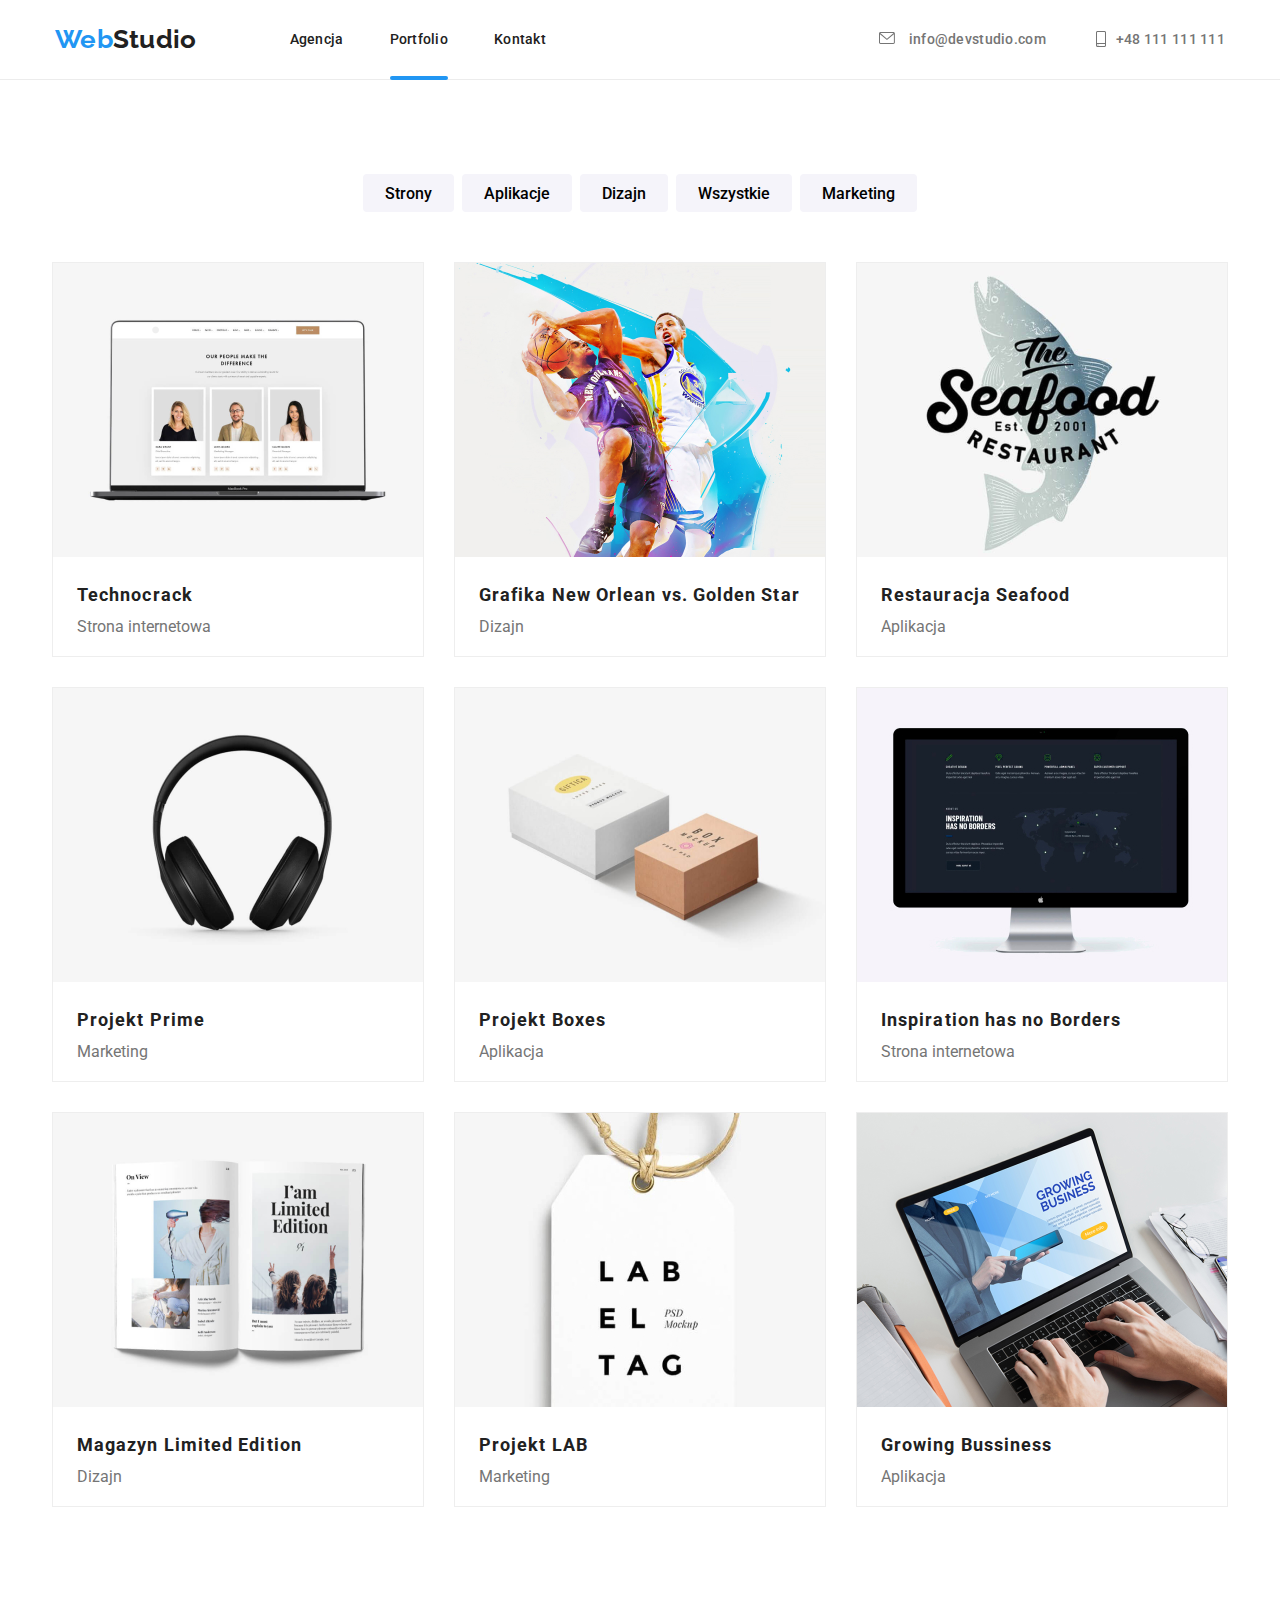
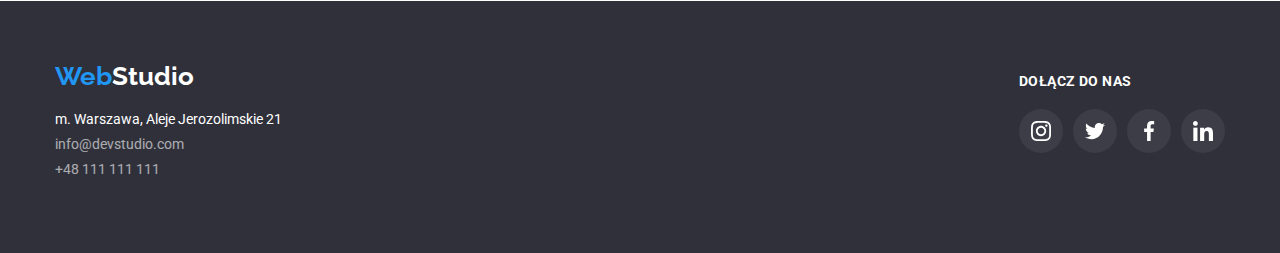
<file: portfolio.html>
<!DOCTYPE html>
<html lang="pl">
  <head>
    <meta charset="utf-8" />
    <meta name="description" content="Projekt realizowany w ramach zadania domowego GoIT" />
    <meta http-equiv="X-UA-Compatible" content="IE=edge" />
    <meta name="viewport" content="width=device-width, initial-scale=1.0" />
    <title>Zadanie domowe #6</title>
    <link rel="preconnect" href="https://fonts.googleapis.com" />
    <link rel="preconnect" href="https://fonts.gstatic.com" crossorigin />
    <link
      href="https://fonts.googleapis.com/css2?family=Raleway:wght@700&family=Roboto:wght@400;500;700;900&display=swap"
      rel="stylesheet"
    />
    <link rel="stylesheet" href="css/styles.css" />
  </head>
  <body style="font-family: 'Roboto'; color: #757575; font-style: normal">
    <header>
      <div class="box4">
        <div class="container navbar-wrapper">
          <nav>
            <ul class="lists navbar-lists">
              <li class="logo">
                <a class="menu-text" href="index.html" title="Strona główna">
                  <span class="logo-blue">Web</span><span class="logo-black">Studio</span></a
                >
              </li>
              <li>
                <a class="links menu-text menu-text-nav" href="index.html" target="_self"
                  >Agencja</a
                >
              </li>
              <li>
                <a class="links menu-text menu-text-nav" href="portfolio.html" target="_self">
                  <span class="active">Portfolio</span>
                </a>
              </li>
              <li><a class="links menu-text menu-text-nav" href="#">Kontakt</a></li>
            </ul>
          </nav>

          <ul class="lists navbar-lists contact">
            <li class="level">
              <a class="links menu-kontakt" href="mailto:info@devstudio.com">
                <svg class="contact-icon" width="16" height="12">
                  <use href="./images/icons.svg#icon-envelope"></use>
                </svg>
                info@devstudio.com</a
              >
            </li>
            <li class="level">
              <svg class="contact-icon" width="10" height="16">
                <use href="./images/icons.svg#icon-smartphone"></use>
              </svg>
              <a class="links menu-kontakt" href="tel:+48111111111">+48 111 111 111</a>
            </li>
          </ul>
        </div>
      </div>
    </header>
    <main>
      <div class="container">
        <section class="section">
          <ul class="lists portfolio-navbar">
            <li class="portfolio-navbar-item">
              <button class="portfolio-button" type="button">Strony</button>
            </li>
            <li class="portfolio-navbar-item">
              <button class="portfolio-button" type="button">Aplikacje</button>
            </li>
            <li class="portfolio-navbar-item">
              <button class="portfolio-button" type="button">Dizajn</button>
            </li>
            <li class="portfolio-navbar-item">
              <button class="portfolio-button" type="button">Wszystkie</button>
            </li>
            <li class="portfolio-navbar-item">
              <button class="portfolio-button" type="button">Marketing</button>
            </li>
          </ul>

          <ul class="lists portfolio-gallery">
            <li>
              <figure class="figure-portfolio">
                <div class="figure-box">
                  <img
                    src="images/portfolio1.jpg"
                    alt="Technocrack - strona internetowa"
                    width="370"
                    height="294"
                  />
                  <div class="figure-description">
                    Technocrack jest popularną platformą wykorzystywaną do rozpowszechniania
                    koronawirusa. Firmy wykorzystują tę platformę do celów szpiegowskich i ataków na
                    niezabezpieczone serwery konkurencji
                  </div>
                </div>
                <figcaption class="figcaption">
                  <h3 class="portfolio-names">Technocrack</h3>
                  <p class="portfolio-gallery-description">Strona internetowa</p>
                </figcaption>
              </figure>
            </li>
            <li>
              <figure class="figure-portfolio">
                <div class="figure-box">
                  <img
                    src="images/portfolio2.jpg"
                    alt="Grafika New Orlean vs. Golden Star"
                    width="370"
                    height="294"
                  />
                  <div class="figure-description">
                    Technocrack jest popularną platformą wykorzystywaną do rozpowszechniania
                    koronawirusa. Firmy wykorzystują tę platformę do celów szpiegowskich i ataków na
                    niezabezpieczone serwery konkurencji
                  </div>
                </div>
                <figcaption class="figcaption">
                  <h3 class="portfolio-names">Grafika New Orlean vs. Golden Star</h3>
                  <p class="portfolio-gallery-description">Dizajn</p>
                </figcaption>
              </figure>
            </li>
            <li>
              <figure class="figure-portfolio">
                <div class="figure-box">
                  <img
                    src="images/portfolio3.jpg"
                    alt="Restauracja Seafood"
                    width="370"
                    height="294"
                  />
                  <div class="figure-description">
                    Technocrack jest popularną platformą wykorzystywaną do rozpowszechniania
                    koronawirusa. Firmy wykorzystują tę platformę do celów szpiegowskich i ataków na
                    niezabezpieczone serwery konkurencji
                  </div>
                </div>
                <figcaption class="figcaption">
                  <h3 class="portfolio-names">Restauracja Seafood</h3>
                  <p class="portfolio-gallery-description">Aplikacja</p>
                </figcaption>
              </figure>
            </li>
            <li>
              <figure class="figure-portfolio">
                <div class="figure-box">
                  <img src="images/portfolio4.jpg" alt="Projekt Prime" width="370" height="294" />
                  <div class="figure-description">
                    Technocrack jest popularną platformą wykorzystywaną do rozpowszechniania
                    koronawirusa. Firmy wykorzystują tę platformę do celów szpiegowskich i ataków na
                    niezabezpieczone serwery konkurencji
                  </div>
                </div>
                <figcaption class="figcaption">
                  <h3 class="portfolio-names">Projekt Prime</h3>
                  <p class="portfolio-gallery-description">Marketing</p>
                </figcaption>
              </figure>
            </li>
            <li>
              <figure class="figure-portfolio">
                <div class="figure-box">
                  <img src="images/portfolio5.jpg" alt="Projekt Boxes" width="370" height="294" />
                  <div class="figure-description">
                    Technocrack jest popularną platformą wykorzystywaną do rozpowszechniania
                    koronawirusa. Firmy wykorzystują tę platformę do celów szpiegowskich i ataków na
                    niezabezpieczone serwery konkurencji
                  </div>
                </div>
                <figcaption class="figcaption">
                  <h3 class="portfolio-names">Projekt Boxes</h3>
                  <p class="portfolio-gallery-description">Aplikacja</p>
                </figcaption>
              </figure>
            </li>
            <li>
              <figure class="figure-portfolio">
                <div class="figure-box">
                  <img
                    src="images/portfolio6.jpg"
                    alt="Inspiration has no Borders"
                    width="370"
                    height="294"
                  />
                  <div class="figure-description">
                    Technocrack jest popularną platformą wykorzystywaną do rozpowszechniania
                    koronawirusa. Firmy wykorzystują tę platformę do celów szpiegowskich i ataków na
                    niezabezpieczone serwery konkurencji
                  </div>
                </div>
                <figcaption class="figcaption">
                  <h3 class="portfolio-names">Inspiration has no Borders</h3>
                  <p class="portfolio-gallery-description">Strona internetowa</p>
                </figcaption>
              </figure>
            </li>
            <li>
              <figure class="figure-portfolio">
                <div class="figure-box">
                  <img
                    src="images/portfolio7.jpg"
                    alt="Magazyn Limited Edition"
                    width="370"
                    height="294"
                  />
                  <div class="figure-description">
                    Technocrack jest popularną platformą wykorzystywaną do rozpowszechniania
                    koronawirusa. Firmy wykorzystują tę platformę do celów szpiegowskich i ataków na
                    niezabezpieczone serwery konkurencji
                  </div>
                </div>
                <figcaption class="figcaption">
                  <h3 class="portfolio-names">Magazyn Limited Edition</h3>
                  <p class="portfolio-gallery-description">Dizajn</p>
                </figcaption>
              </figure>
            </li>
            <li>
              <figure class="figure-portfolio">
                <div class="figure-box">
                  <img src="images/portfolio8.jpg" alt="Projekt LAB" width="370" height="294" />
                  <div class="figure-description">
                    Technocrack jest popularną platformą wykorzystywaną do rozpowszechniania
                    koronawirusa. Firmy wykorzystują tę platformę do celów szpiegowskich i ataków na
                    niezabezpieczone serwery konkurencji
                  </div>
                </div>
                <figcaption class="figcaption">
                  <h3 class="portfolio-names">Projekt LAB</h3>
                  <p class="portfolio-gallery-description">Marketing</p>
                </figcaption>
              </figure>
            </li>
            <li>
              <figure class="figure-portfolio">
                <div class="figure-box">
                  <img
                    src="images/portfolio9.jpg"
                    alt="Growing Bussiness"
                    width="370"
                    height="294"
                  />
                  <div class="figure-description">
                    Technocrack jest popularną platformą wykorzystywaną do rozpowszechniania
                    koronawirusa. Firmy wykorzystują tę platformę do celów szpiegowskich i ataków na
                    niezabezpieczone serwery konkurencji
                  </div>
                </div>
                <figcaption class="figcaption">
                  <h3 class="portfolio-names">Growing Bussiness</h3>
                  <p class="portfolio-gallery-description">Aplikacja</p>
                </figcaption>
              </figure>
            </li>
          </ul>
        </section>
      </div>
    </main>
    <footer class="footer box3">
      <div class="container">
        <div class="footer-columns">
          <div class="footer-contact-links">
            <a class="links" href="index.html" title="Strona główna">
              <p class="logo-blue">
                <span class="blue">Web</span><span class="logo-white">Studio</span>
              </p>
            </a>
            <ul class="footer-list lists">
              <li>
                <address class="adres">m. Warszawa, Aleje Jerozolimskie 21</address>
              </li>
              <li>
                <a class="footer-address links" href="mailto:info@devstudio.com"
                  >info@devstudio.com</a
                >
              </li>
              <li>
                <a class="footer-address links" href="tel:+48111111111">+48 111 111 111</a>
              </li>
            </ul>
          </div>
          <div class="footer-social-container">
            <p class="footer-text">Dołącz do nas</p>
            <div class="footer-social-icons">
              <a class="footer-icons-bg" href="#">
                <svg class="footer-icons" width="20" height="20">
                  <use href="./images/icons.svg#icon-instagram-2"></use>
                </svg>
              </a>
              <a class="footer-icons-bg" href="#">
                <svg class="footer-icons" width="20" height="20">
                  <use href="./images/icons.svg#icon-twitter-1"></use>
                </svg>
              </a>
              <a class="footer-icons-bg" href="#">
                <svg class="footer-icons" width="20" height="20">
                  <use href="./images/icons.svg#icon-facebook-1"></use>
                </svg>
              </a>
              <a class="footer-icons-bg" href="#">
                <svg class="footer-icons" width="20" height="20">
                  <use href="./images/icons.svg#icon-linkedin-1"></use>
                </svg>
              </a>
            </div>
          </div>
        </div>
      </div>
    </footer>
  </body>
</html>
</file>
<file: css/styles.css>
/*body {
  display: inline;
}

*/

body {
  margin: 0;
}

h1,
h2,
h3,
h4,
h5,
h6,
ul,
p {
  margin: 0;
  padding: 0;
  border: 0;
  font-size: 100%;
  font: inherit;
}
.backdrop {
  background-color: rgba(0, 0, 0, 0.2);
  z-index: 4;
}
.navbar-wrapper {
  display: flex;
  justify-content: space-between;
  align-items: center;
}
.box4 {
  border-bottom: 1px solid #ececec;
  background-color: #ffffff;
  height: 80px;
  box-sizing: border-box;
}
.contact {
  display: flex;
  gap: 50px;
  padding-right: 15px;
}

.container {
  margin: 0 auto;
  width: 100%;
  max-width: 1200px;
}
.navbar-lists {
  display: flex;
  align-items: center;
  padding-top: 24px;
  padding-bottom: 25px;
  padding-left: 15px;
}

/*
.header-menu {
  display: inline-flex;
}
*/
.gallery-set > li {
  height: 294px;
}
.logo {
  padding-right: 93px;
  display: block;
  text-decoration: none;
}
.section {
  padding-top: 94px;
  padding-bottom: 94px;
}
/* to jest część do zadania 2*/
.lists {
  list-style-type: none;
}
.links {
  display: block;
  transition: color 250ms cubic-bezier(0.4, 0, 0.2, 1);
}

.links:link {
  text-decoration: none;
}
.links:hover,
.links:focus {
  color: #2196f3;
}

.logo-blue {
  color: #2196f3;
  font-family: 'Raleway';
  font-style: normal;
  font-weight: 700;
  font-size: 26px;
  padding-top: 60px;
  padding-bottom: 20px;
}
.logo-white {
  color: #ffffff;
  font-family: 'Raleway';
  font-style: normal;
  font-weight: 700;
  font-size: 26px;
}
.logo-black {
  color: #212121;
  font-family: 'Raleway';
  font-style: normal;
  font-weight: 700;
  font-size: 26px;
}
.menu-text {
  font-size: 14px;
  color: #212121;
  font-weight: 500;
  letter-spacing: 0.02em;
  text-decoration: none;
}
.menu-text-nav {
  padding-right: 46px;
}
.menu-text:first {
  padding-right: 0;
}
.menu-kontakt {
  color: #757575;
  font-weight: 500;
  font-size: 14px;
  letter-spacing: 0.02em;
}
.menu-kontakt:first {
  padding-right: 46px;
}
.banner-text {
  font-weight: 900;
  font-size: 44px;
  line-height: 136%;
  text-align: center;
  letter-spacing: 0.06em;
  text-transform: uppercase;
  color: #ffffff;
  max-width: 696px;
  padding-bottom: 30px;
}
.banner-button {
  width: 200px;
  height: 50px;

  font-family: 'Roboto';
  background-color: #2196f3;
  color: #ffffff;
  font-weight: 700;
  font-size: 16px;
  line-height: 30px;
  cursor: pointer;
  box-shadow: 0px 4px 4px rgba(0, 0, 0, 0.15);
  border-radius: 4px;
}
.banner {
  display: flex;
  flex-direction: column;
  align-items: center;
}
.features-set {
  display: flex;
  flex-wrap: wrap;
  gap: 30px;
  justify-content: center;
  padding-bottom: 94px;
  padding-inline-start: 0px;
}
.features-item {
  width: 270px;
  /*
  padding: 10px; */
  background-color: #ffffff;
}
.team-set {
  display: flex;
  flex-wrap: wrap;
  gap: 30px;
  justify-content: center;
}
.team-item {
  width: 270;
}
.team {
  background-color: #f5f4fa;
}
.figure {
  margin: 0;
  background-color: #ffffff;
  border-radius: 0px 0px 4px 4px;
  box-shadow: 0px 1px 3px rgba(0, 0, 0, 0.12), 0px 1px 1px rgba(0, 0, 0, 0.14),
    0px 2px 1px rgba(0, 0, 0, 0.2);
  text-align: center;
}
.team-position {
  padding-bottom: 16px;
}
.figure > img {
  padding-bottom: 30px;
}
.features-headers {
  font-weight: 700;
  font-size: 14px;
  letter-spacing: 0.03em;
  text-transform: uppercase;
  color: #212121;
  padding-bottom: 10px;
}
.features-text {
  font-weight: 400;
  font-size: 14px;
  line-height: 171%;
  letter-spacing: 0.03em;
  text-align: justify;
}
.gallery {
  font-weight: 700;
  font-size: 36px;
  color: #212121;
  text-align: center;
  padding-bottom: 50px;
}
.gallery-set {
  display: flex;
  flex-wrap: wrap;
  gap: 30px;
  justify-content: center;
}
.team-names {
  font-weight: 500;
  font-size: 16px;
  letter-spacing: 0.03em;
  color: #212121;
  padding-bottom: 10px;
}
.footer {
  background-color: #2f303a;
  color: #ffffff;
  font-style: normal;
}
.footer-address {
  color: #ffffff;
  opacity: 60%;
}
.adres {
  font-style: normal;
}
.adres,
.footer-address {
  font-size: 14px;
  padding-bottom: 9px;
}
.footer-list {
  padding-bottom: 60px;
}
.box1 {
  /*background-image: url(https://github.com/Piotrek92PL/goit-markup-hw-04/blob/main/images/background.png); */
  background-color: #2f303a;

  display: flex;
  align-items: center;
  justify-content: center;
  /* background-image:  linear-gradient (rgba(47, 48, 58, 0.4), rgba(255, 255, 255, 0)),  url(../images/background.png); */
  background-image: linear-gradient(to top, rgba(47, 48, 58, 0.4), rgba(47, 48, 58, 0.4)),
    url(../images/background.png);
  background-size: cover;
  background-repeat: no-repeat;
  height: 600px;
  max-width: 1600px;
  margin: 0 auto;
}

/*
.background {
  background-image: url(../images/background.png);
  background-size: contain;
  background-repeat: no-repeat;
  height: 200px;
  padding: 0;
}
*/
.box2 {
  background-color: #f5f4fa;
  height: 708px;
}
.box3 {
  background-color: #2f303a;
  height: 252px;
}

/* Część dotycząca portfolio */
.portfolio-button {
  background-color: #f5f4fa;
  border-radius: 4px;
  font-weight: 500;
  font-size: 16px;
  font-family: 'Roboto';
  cursor: pointer;
  height: 38px;
  border: 0;
  padding: 6px 22px;
  transition-property: background-color, color;
  transition: 250ms cubic-bezier(0.4, 0, 0.2, 1); /*nie wiem dlaczego nie działa */
}

.portfolio-button:hover,
.portfolio-button:focus {
  background-color: #2196f3;
  color: #ffffff;
}
.portfolio-names {
  font-style: normal;
  font-weight: 700;
  font-size: 18px;
  line-height: 200%;
  letter-spacing: 0.06em;
  color: #212121;
  padding-bottom: 4px;
}
.gallery-description {
  font-weight: 400;
  font-size: 16px;
}
.portfolio-navbar {
  display: flex;
  justify-content: center;
}
.portfolio-navbar-item {
  padding-right: 4px;
  padding-left: 4px;
  padding-bottom: 50px;
}
.portfolio-gallery {
  display: flex;
  flex-wrap: wrap;
  gap: 30px;
  justify-content: center;
}
.portfolio-gallery > img {
  padding-left: 0;
  padding-right: 0;
}
.figure-portfolio {
  margin-inline-start: 0;
  margin-inline-end: 0;
  background-color: #ffffff;
  text-align: center;
  border: 1px solid #eeeeee;
  margin: 0;
  max-width: 370px;
}
.figcaption {
  padding: 20px 24px;
  text-align: left;
  z-index: 3;
}
.figure-portfolio > img {
  vertical-align: top;
}
.contact-icon {
  fill: #757575;
  margin-right: 10px;
  transition: fill 250ms cubic-bezier(0.4, 0, 0.2, 1);
}

.contact-icon:hover,
.contact-icon:focus {
  cursor: pointer;
  fill: #2196f3;
}

.level {
  display: flex;
  flex-wrap: no-wrap;
  transition-property: color, fill;
  transition: 250ms cubic-bezier(0.4, 0, 0.2, 1);
}

.level:hover a {
  color: #2196f3;
}
.level:hover svg {
  fill: #2196f3;
}
.features-icons {
  padding: 25px 100px 25px 100px;
  border-radius: 3px;
  background-color: #f5f4fa;
  margin-bottom: 30px;
}
.social-icons-container {
  display: flex;
  width: 206px;
  margin-left: 32px;
  margin-right: 32px;
  padding-bottom: 42px;
  justify-content: space-between;
}
.social-icons {
  fill: #afb1b8;
  justify-content: space-between;
  padding: 12px;
  transition: fill 250ms cubic-bezier(0.4, 0, 0.2, 1);
}

.social-icons:hover {
  fill: #ffffff;
  cursor: pointer;
}

.client-icons-container {
  margin-left: 15px;
  max-width: 1170px;
  display: flex;
  justify-content: space-between;
}
.client-icons-border {
  width: 170px;
  border: 1px solid #afb1b8;
  border-radius: 4px;
  transition-property: border;
  transition: 250ms cubic-bezier(0.4, 0, 0.2, 1);
}
.client-icons {
  padding: 17.71px 32px;
  fill: #afb1b8;
  transition: fill 250ms cubic-bezier(0.4, 0, 0.2, 1);
}
.icon-background {
  border-radius: 22px;
}
.footer-contact-links {
  width: 246px;
}
.footer-columns {
  display: flex;
  justify-content: space-between;
  padding: 0px 15px;
}
.footer-text {
  font-weight: 700;
  font-size: 14px;
  line-height: 16px;
  letter-spacing: 0.03em;
  text-transform: uppercase;

  color: #ffffff;
  padding-top: 72px;
  padding-bottom: 20px;
}
.footer-social-container {
  padding-left: 70px;
  width: 206px;
}
.footer-social-icons {
  display: flex;
  justify-content: space-between;
}
.footer-icons {
  fill: #ffffff;
  padding: 12px;
}
.figure-portfolio:hover {
  box-shadow: 0px 1px 3px rgba(0, 0, 0, 0.12), 0px 1px 1px rgba(0, 0, 0, 0.14),
    0px 2px 1px rgba(0, 0, 0, 0.2);
  cursor: pointer;
}
.client-icons-border:hover,
.client-icons-border:focus {
  border-color: #2196f3;
  cursor: pointer;
}
.client-icons:hover,
.client-icons:hover {
  fill: #2196f3;
  cursor: pointer;
}
.social-icons-bg {
  border-radius: 50%;
  background-color: #ffffff;
  width: 44px;
  height: 44px;
  transition-property: background-color;
  transition: 250ms cubic-bezier(0.4, 0, 0.2, 1);
}
.social-icons-bg:hover {
  border-radius: 50%;
  background-color: #2196f3;
  width: 44px;
  height: 44px;
}
.footer-icons-bg {
  background-color: #ffffff10;
  border-radius: 50%;
  width: 44px;
  height: 44px;
  transition-property: background-color;
  transition: 250ms cubic-bezier(0.4, 0, 0.2, 1);
}
.footer-icons-bg:hover,
.footer-icons-bg:focus {
  background-color: #2196f3;
  border-radius: 50%;
  width: 44px;
  height: 44px;
  cursor: pointer;
}
.figure-box {
  display: block;
  max-height: 294px;
  max-width: 370px;
  overflow: hidden;
}
.figure-description {
  position: relative;
  max-width: 370px;
  max-height: 294px;
  background-color: rgba(33, 150, 243, 0.9);
  z-index: 2;

  font-weight: 400;
  font-size: 18px;
  line-height: 28px;
  letter-spacing: 0.03em;
  text-align: left;
  color: #ffffff;
  padding-top: 49px;
  padding-right: 45px;
  padding-bottom: 49px;
  padding-left: 24px;

  transform: translatey(0);
  transition-property: transform;
  transition-duration: 250ms;
  transition-timing-function: cubic-bezier(0.4, 0, 0.2, 1);
}
.portfolio-gallery-description {
  font-weight: 400;
  font-size: 16px;
}

.figure-portfolio:hover .figure-description {
  transform: translateY(-298px);
}
.gallery-description {
  display: flex;
  position: relative;
  max-width: 370px;
  max-height: 70px;
  align-content: center;
  justify-content: center;
  color: #ffffff;
  background-color: rgba(47, 48, 58, 0.8);
  z-index: 2;
  padding: 27px 90px;

  font-weight: 700;
  font-size: 14px;
  line-height: 16px;
  text-align: center;
  letter-spacing: 0.03em;
  text-transform: uppercase;
  bottom: 74px;
}
.backdrop {
  position: fixed;
  top: 0;
  left: 0;
  height: 100%;
  width: 100%;
  z-index: 4;
  background: rgba(0, 0, 0, 0.2);
}
.modal-box {
  display: block;
  background-color: #ffffff;
  margin: auto;
  box-sizing: border-box;

  /*  padding: 20%; */
  position: relative;
  margin: 221px auto;
  /*
  
   top: 28vh;
  left: 41vw; 
  top: 30%;
  left: 40%;*/

  width: 528px;
  height: 581px;

  z-index: 5;
  box-shadow: 0px 1px 3px rgba(0, 0, 0, 0.12), 0px 1px 1px rgba(0, 0, 0, 0.14),
    0px 2px 1px rgba(0, 0, 0, 0.2);
  border-radius: 4px;
  padding-right: 40px;
  padding-left: 40px;
  justify-items: center;
}
.close-btn {
  position: absolute;
  top: 8px;
  right: 8px;
  width: 30px;
  height: 30px;
  background-color: #fff;
  border: 1px solid rgba(0, 0, 0, 0.1);
  border-radius: 50%;
  cursor: pointer;
}
.is-hidden {
  pointer-events: none;
  visibility: hidden;
  opacity: 0;
  transition-property: opacity;
  transition: 250ms cubic-bezier(0.4, 0, 0.2, 1);

  /* transform: translateX(-50%) translateY(-50%) scale(0) rotate(0deg) skew(40deg, 40deg); 
  
  transform 0.3s cubic-bezier(0.465, 0.183, 0.153, 0.946),
  */
}

.active::after {
  content: '';
  width: 100%;
  height: 4px;
  position: absolute;
  left: 0px;
  top: 45px;
  border-radius: 2px;
  background-color: #2196f3;
}
::after {
  width: 100%;
}

.active {
  position: relative;
}
.subscribe-form {
  padding: 72px 0px 94px 78px;
  width: 570px;
  height: 86px;
  display: flex;
  flex-direction: row;
  justify-content: space-between;
  align-items: center;
}
.newsletter-text {
  font-weight: 700;
  font-size: 14px;
  line-height: 16px;
  letter-spacing: 0.03em;
  text-transform: uppercase;
  /* margin-bottom: 20px; */
}
.subscribe-input {
  width: 358px;
  height: 50px;
  margin-top: 20px;
  background-color: #2f303a;
  border: 1px solid rgba(255, 255, 255, 0.3);
  filter: drop-shadow(0px 4px 4px rgba(0, 0, 0, 0.15));
  border-radius: 4px;
  box-sizing: border-box;
  padding-left: 16px;
  color: #ffffff;
}
.subscribe-button {
  width: 200px;
  font-weight: 700;
  font-size: 16px;
  line-height: 30px;
  padding-left: 42px;
  padding-top: 10px;
  padding-right: 76px;
  padding-bottom: 10px;
  color: #ffffff;
  background-color: #2196f3;
  /* 
  box-shadow: 0px 4px 4px rgba(0, 0, 0, 0.15); */
  border-radius: 4px;
  box-sizing: border-box;
  margin-left: 8px;
}
.modal-text-headline {
  padding-top: 40px;
  padding-bottom: 12px;

  font-weight: 700;
  font-size: 20px;
  line-height: 23px;
  text-align: center;
  letter-spacing: 0.03em;

  color: #212121;
}
.modal-inputs {
  box-sizing: border-box;
  width: 448px;
  height: 40px;
  border: 1px solid rgba(33, 33, 33, 0.2);
  border-radius: 4px;
  margin-bottom: 10px;
  padding-left: 42px;
}
.modal-label {
  font-weight: 400;
  font-size: 12px;
  line-height: 14px;
  letter-spacing: 0.01em;
  color: #757575;
  padding-bottom: 4px;
}
.modal-inputs-comment {
  box-sizing: border-box;
  width: 448px;
  height: 120px;
  border: 1px solid rgba(33, 33, 33, 0.2);
  border-radius: 4px;
  margin-bottom: 20px;
  padding: 12px 16px;
  font-weight: 400;
  font-size: 12px;
  line-height: 14px;
  letter-spacing: 0.01em;
  max-width: 448px;
  max-height: 120px;
  min-width: 448px;
  min-height: 120px;

  color: rgba(117, 117, 117, 0.5);
}
.modal-agreement-text {
  font-weight: 400;
  font-size: 14px;
  line-height: 24px;
  display: inline;

  letter-spacing: 0.03em;
  color: #757575;
}
.modal-icon-person {
  position: absolute;
  z-index: 6;
  top: 104px;
  right: 458px;
}
.modal-icon-phone {
  position: absolute;
  z-index: 6;
  top: 172px;
  right: 458px;
}
.modal-icon-mail {
  position: absolute;
  z-index: 6;
  top: 240px;
  right: 458px;
}
.modal-inputs:active,
.modal-inputs:focus {
  outline-color: #2196f3;
}

.modal-inputs-comment:active,
.modal-inputs-comment:focus {
  outline-color: #2196f3;
}
label:focus-within {
  fill: #2196f3;
}
.checkbox {
  display: flex;
  align-items: center;
  padding-left: 14px;
  padding-right: 14px;
  margin-bottom: 10px; 
}
.hyperlink {
  color: #2196f3;
}
/*
.modal-icon-check {
  position: absolute;
  top: 444px;
  right: 456px;
  z-index: 7;
} */
.modal-icon-checked {
  position: relative;
  top: -25px;
  right: -3px;
  z-index: 8;
  fill:#fff;
}

.form-button {
  width: 200px;
  height: 50px;
  font-family: 'Roboto';
  background-color: #2196f3;
  color: #ffffff;
  font-weight: 700;
  font-size: 16px;
  line-height: 30px;
  cursor: pointer;
  box-shadow: 0px 4px 4px rgba(0, 0, 0, 0.15);
  border-radius: 4px;
  margin-bottom: 40px;
  margin-left: 124px;
}
.subscribe-button-icon {
  position: relative;
  top: -40px;
  left: 518px;
}
.cb {
}
.checkbox-label::before {
  display: inline-block;
  content: '';
  width: 16px;
  height: 16px;
  outline: 1px solid #000;
  border-radius: 2px;
}

.cb:checked + .checkbox-label::before {
  background-color: #2196f3;
  outline: none;
  background-image: url(../images/icons.svg#icon-icon-check);
}


.visually-hidden {
  position: absolute;
  clip: rect(1px 1px 1px 1px);
  clip: rect(1px, 1px, 1px, 1px);
  padding: 0;
  border: 0;
  height: 1px;
  width: 1px;
  overflow: hidden;
}
/*
.checkbox input[type="checkbox"] {
    visibility: hidden; 
    cursor: pointer; 
} 
.checkbox input:checked + .modal-icon-checked {
  visibility: visible;

} 

.checkbox input[type="checkbox"] + .modal-icon-checked {
    visibility: hidden;
} */
/*
.checkbox input[type="checkbox"]:checked > .modal-icon-checked {
    visibility: visible; 
}*/
/* brakuje mi przerwy miedzy przyciskiem, a inputem bo nie działa mi z jakiegoś powodu border-box */
/*
.footer-label {
font-weight: 400;
font-size: 16px;
line-height: 20px;
letter-spacing: 0.03em;
padding-left: 16px;
color: rgba(255, 255, 255, 0.6);
} */
</file>
